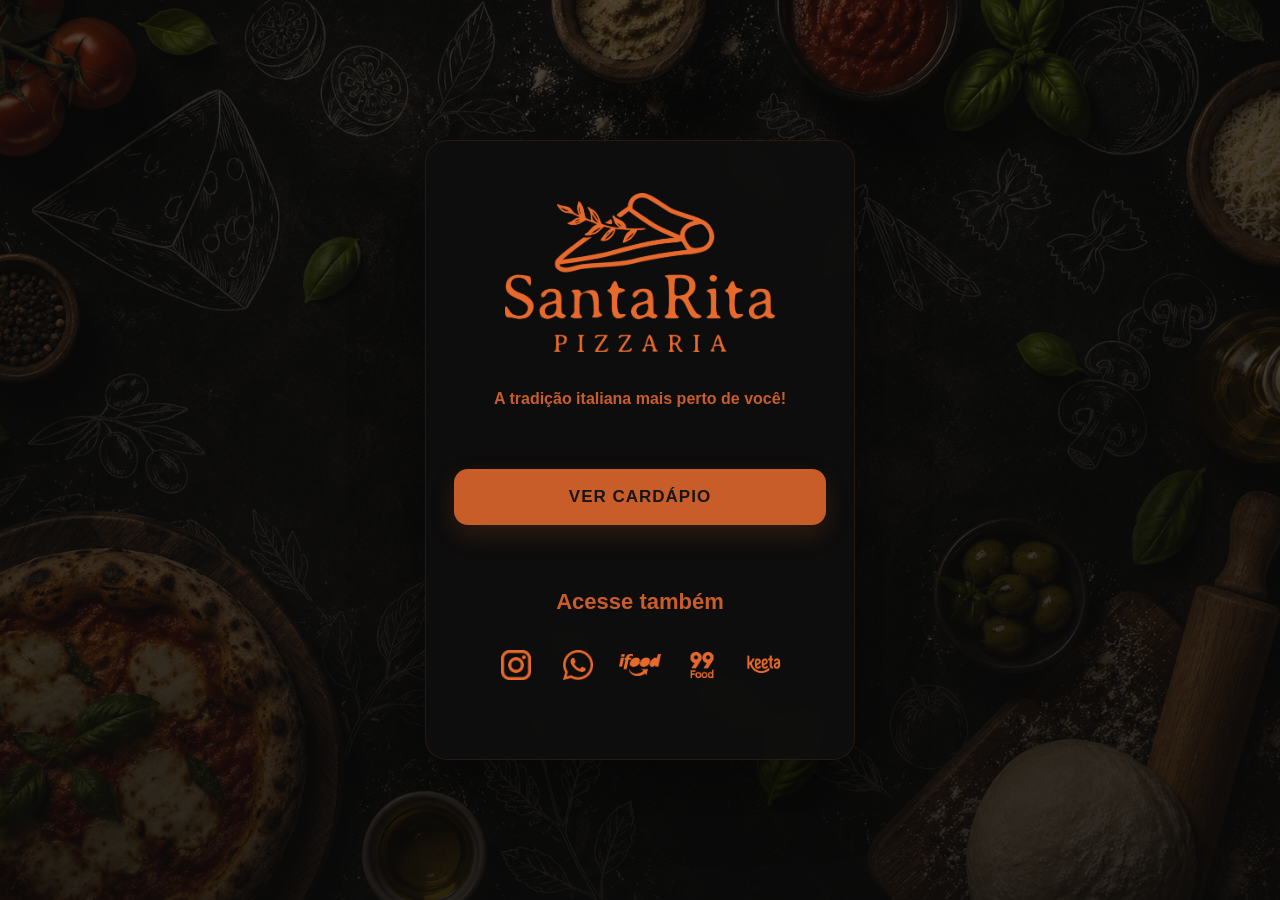
<file: index.html>
<!DOCTYPE html>
<html lang="pt-BR">
<head>
    <meta charset="UTF-8">
    <meta name="viewport" content="width=device-width, initial-scale=1.0">
    <title>Santa Rita Pizzaria</title>
    <link rel="stylesheet" href="css/style.css">
    <link rel="icon" type="image/png" href="img/favicon.png">
</head>
<body>
    <main class="hub">
        <section class="hub-card">
            <img src="img/logo-branca.png" alt="Logo da Pizzaria Santa Rita" class="logo">

            <p class="subtitle">A tradição italiana mais perto de você!</p>

            <a href="cardapio.html" class="main-button">Ver cardápio</a>

            <section class="links-section">
                <h1>Acesse também</h1>

                <div class="links-grid">
                    <a href="https://www.instagram.com/santarita_pizzariaoficial/" class="link-item" aria-label="Instagram da Pizzaria Santa Rita">
                        <span class="icon-box">
                            <img src="img/instagram-icon.png" alt="">
                        </span>
                    </a>

                    <a href="https://api.whatsapp.com/send?phone=5511914977330" class="link-item" aria-label="WhatsApp da Pizzaria Santa Rita">
                        <span class="icon-box">
                            <img src="img/whatsapp-icon.png" alt="">
                        </span>
                    </a>

                    <a href="#" class="link-item" aria-label="iFood da Pizzaria Santa Rita">
                        <span class="icon-box">
                            <img src="img/ifood-icon.png" alt="" class="delivery-icon">
                        </span>
                    </a>

                    <a href="#" class="link-item" aria-label="99Food da Pizzaria Santa Rita">
                        <span class="icon-box">
                            <img src="img/99-icon.png" alt="" class="delivery-icon">
                        </span>
                    </a>

                    <a href="#" class="link-item" aria-label="Keeta da Pizzaria Santa Rita">
                        <span class="icon-box">
                            <img src="img/keeta-icon.png" alt="" class="delivery-icon">
                        </span>
                    </a>
                </div>
            </section>
        </section>
    </main>
</body>
</html>
</file>
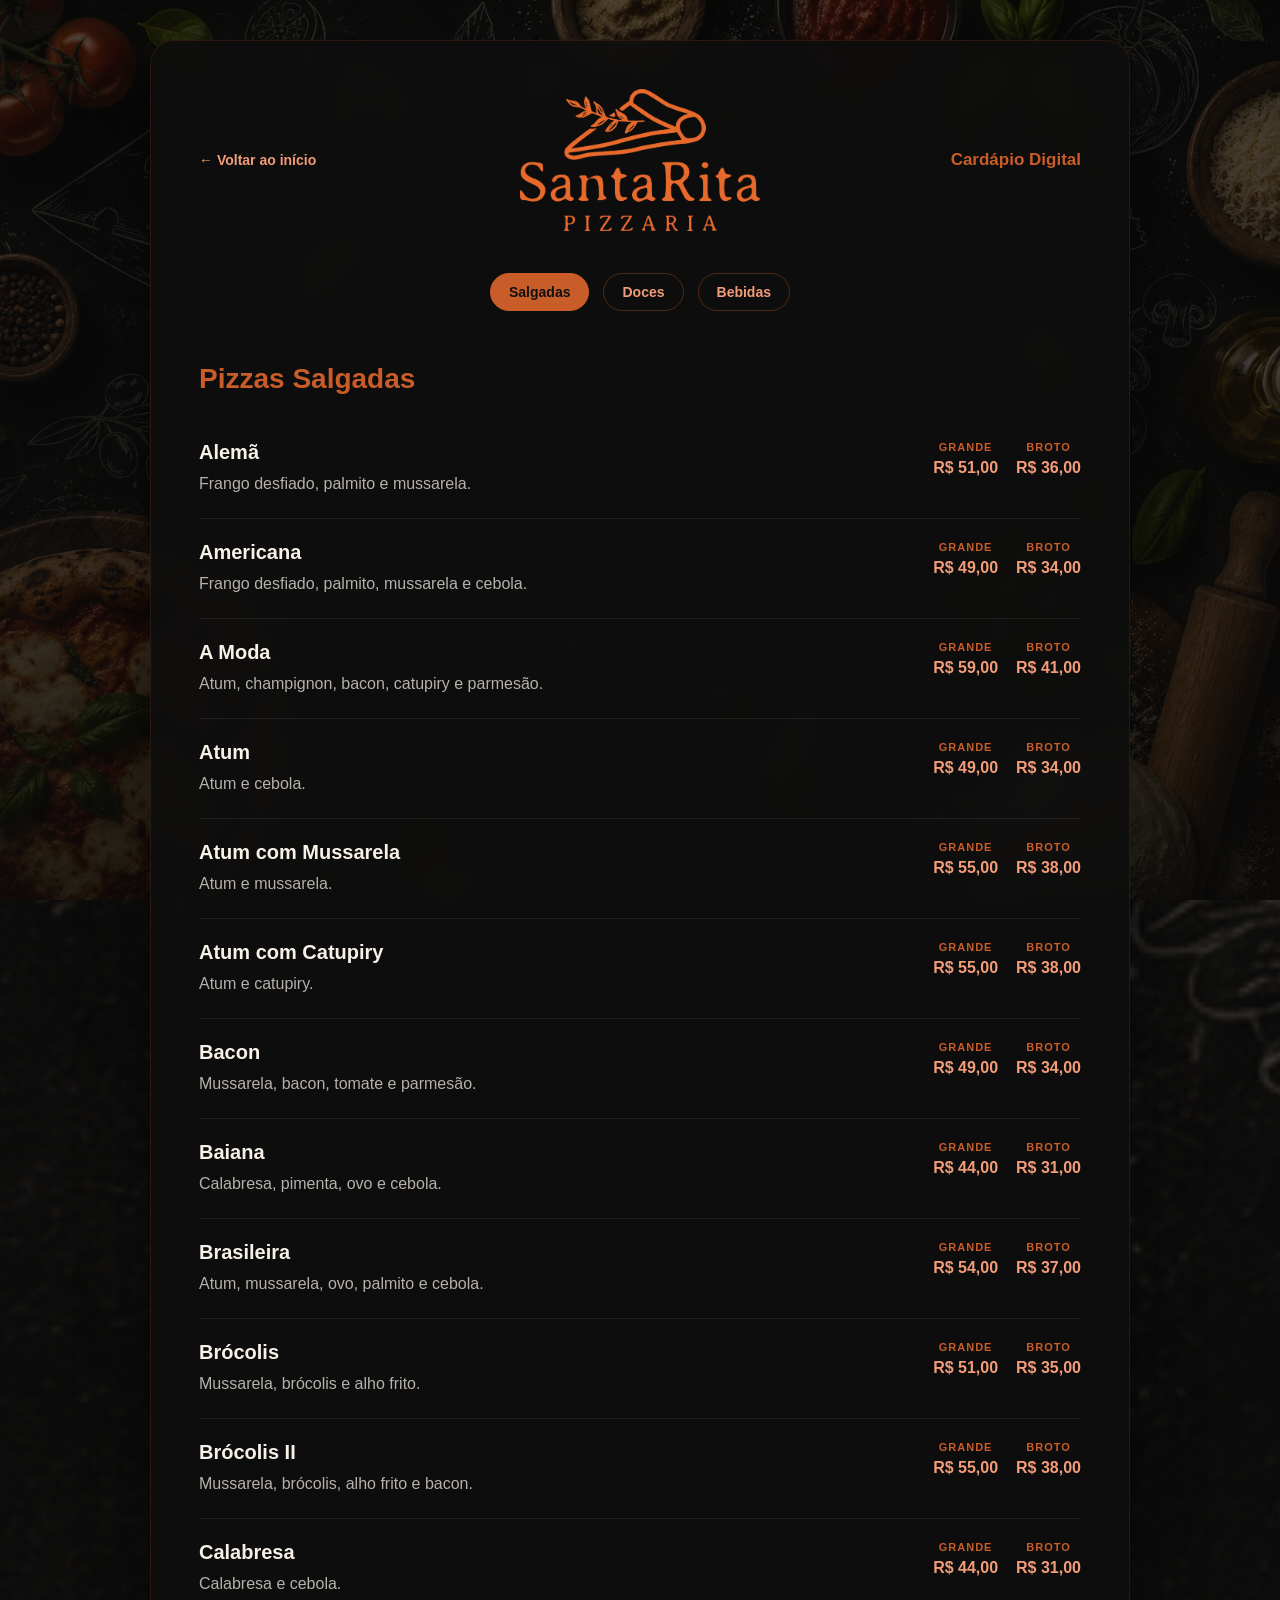
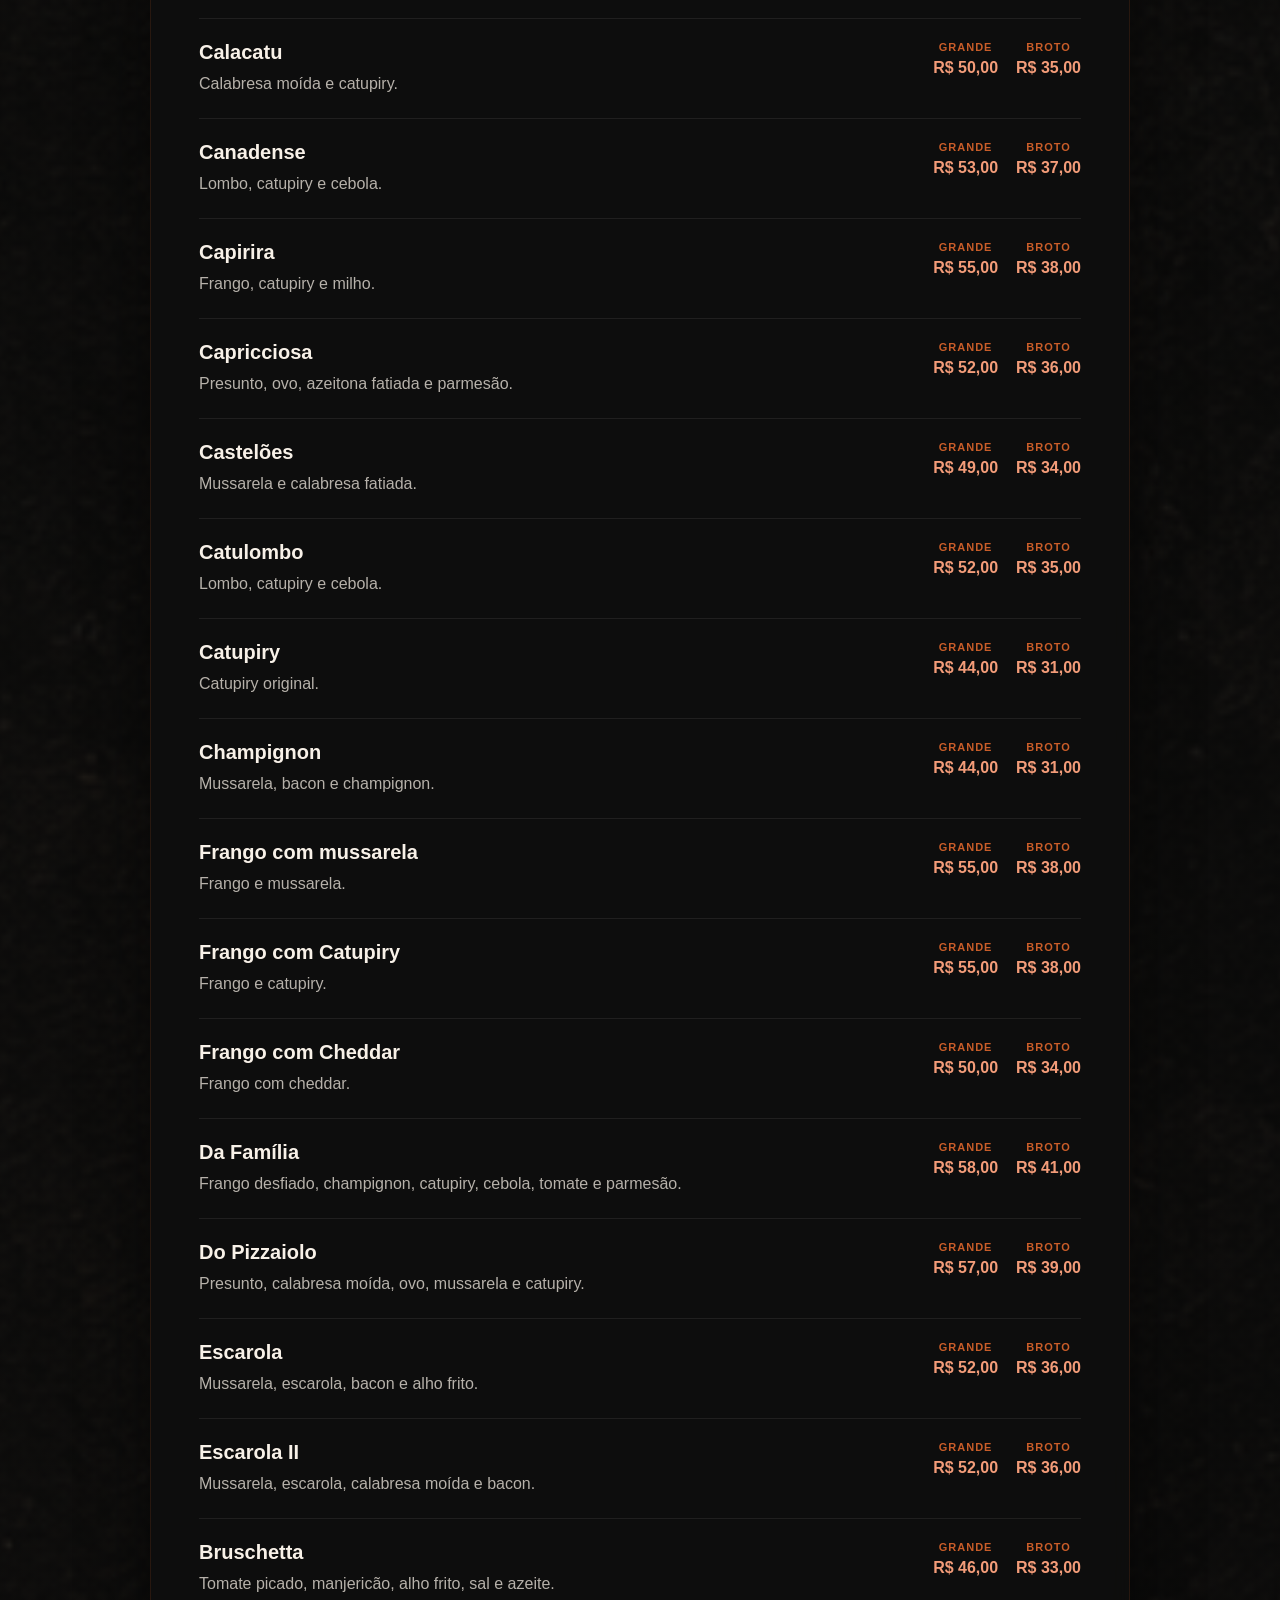
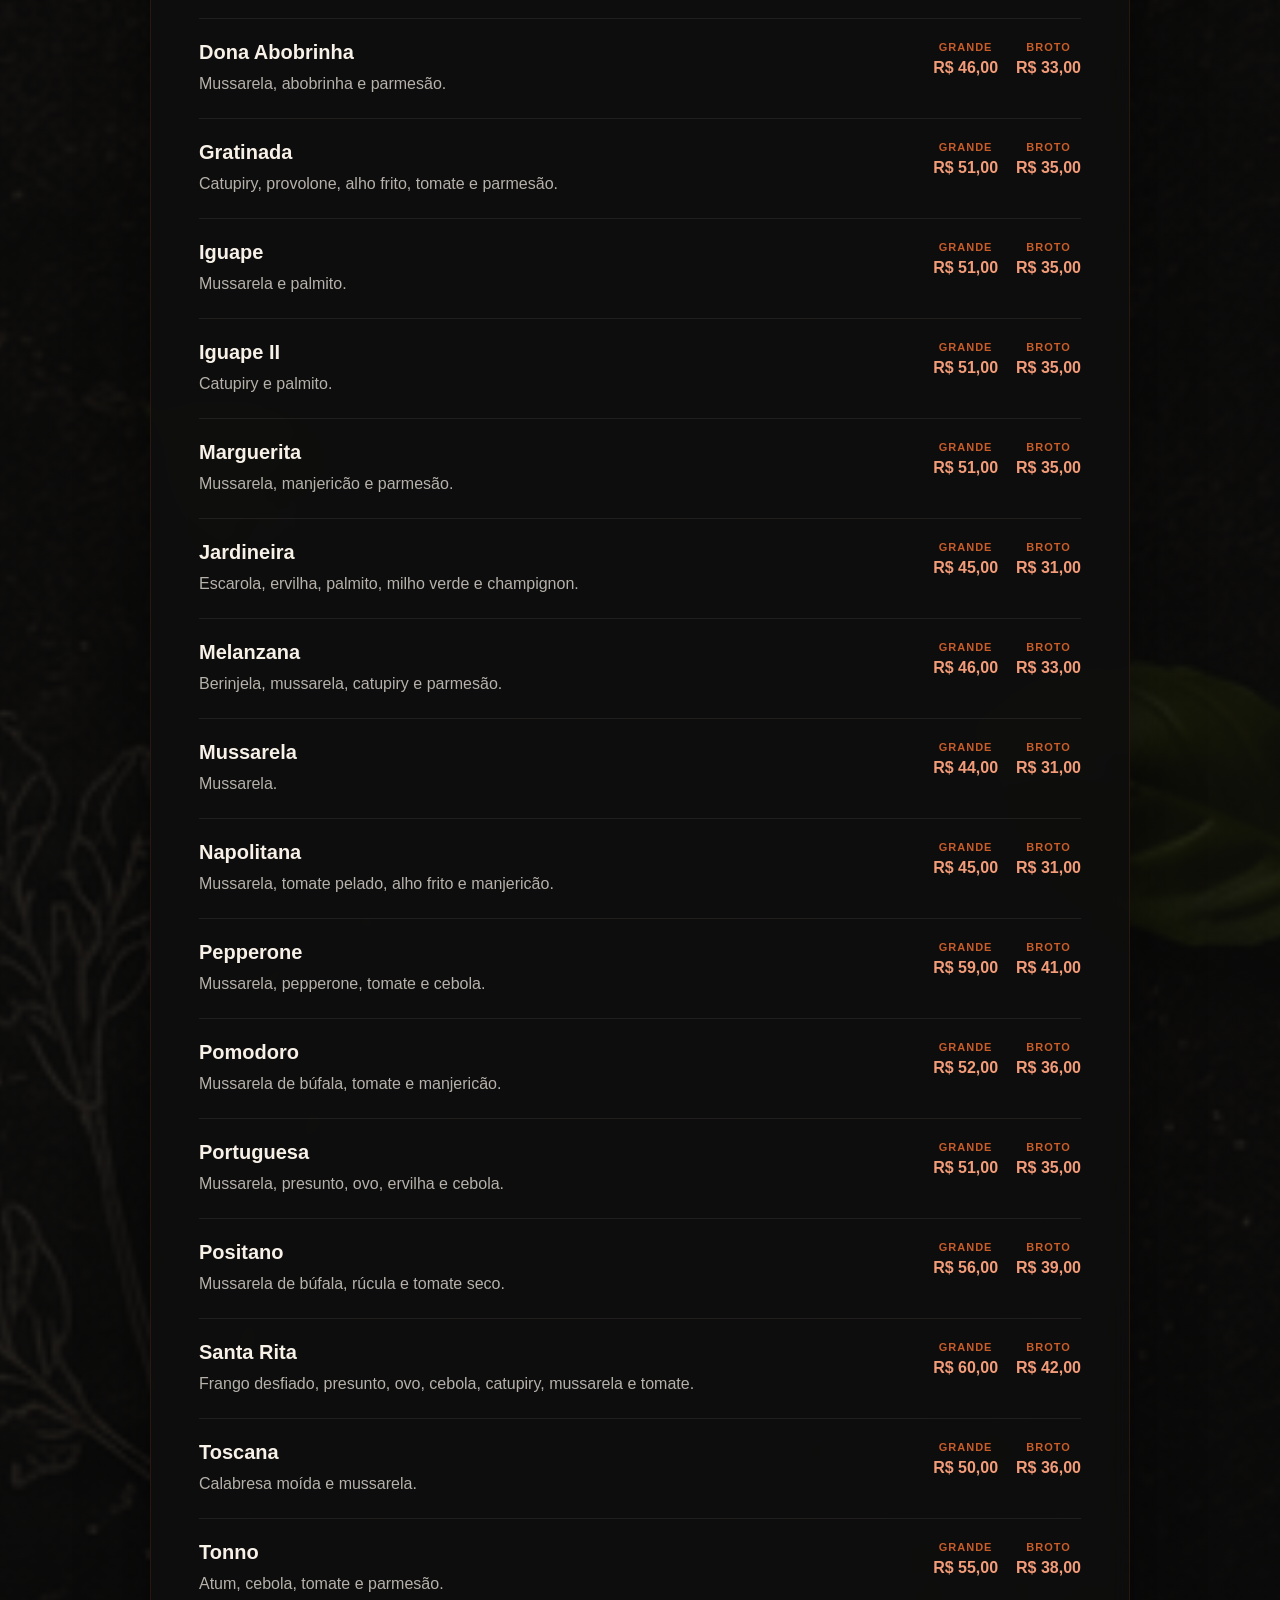
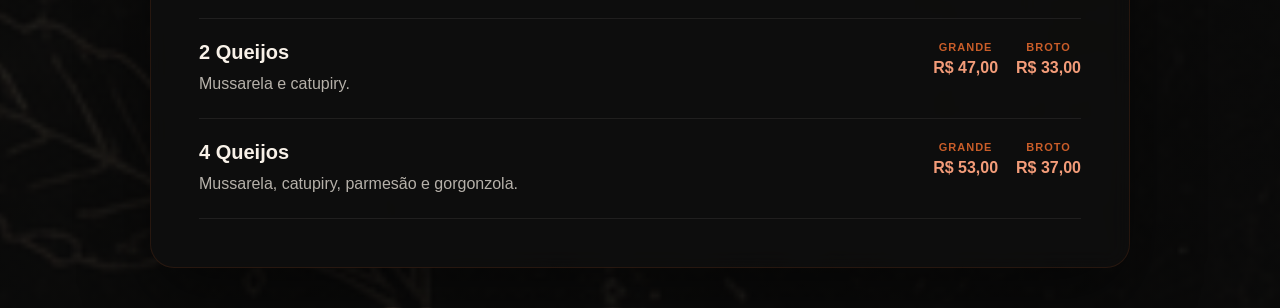
<file: cardapio.html>
<!DOCTYPE html>
<html lang="pt-BR">
<head>
    <meta charset="UTF-8">
    <meta name="viewport" content="width=device-width, initial-scale=1.0">
    <title>Cardápio | Santa Rita Pizzaria</title>
    <link rel="stylesheet" href="css/style.css">
    <link rel="icon" type="image/png" href="img/favicon.png">
</head>
<body>

    <main class="menu-page">
        <section class="menu-card">

            <header class="menu-header">
                <a href="index.html" class="back-link">← Voltar ao início</a>
                <img src="img/logo-branca.png" alt="Logo Pizzaria Santa Rita" class="menu-logo">
                <h1>Cardápio Digital</h1>
            </header>

            <nav class="menu-categories" aria-label="Categorias do cardápio">
                <button class="category-btn active" data-category="salgadas">Salgadas</button>
                <button class="category-btn" data-category="doces">Doces</button>
                <button class="category-btn" data-category="bebidas">Bebidas</button>
            </nav>

            <section id="salgadas" class="menu-section active-section">
                <h2>Pizzas Salgadas</h2>
                <div class="menu-list" data-list="salgadas"></div>
            </section>

            <section id="doces" class="menu-section">
                <h2>Pizzas Doces</h2>
                <div class="menu-list" data-list="doces"></div>
            </section>

            <section id="bebidas" class="menu-section">
                <h2>Bebidas</h2>
                <div class="menu-list" data-list="bebidas"></div>
            </section>

        </section>
    </main>

    <script src="js/cardapio.js"></script>
</body>
</html>
</file>
<file: css/style.css>
:root {
    --orange: #C95D29;
    --salmon: #F39C79;
    --dark: #292929;
    --light: #F8F1E8;
}

* {
    margin: 0;
    padding: 0;
    box-sizing: border-box;
}

body {
    min-height: 100vh;
    font-family: Arial, Helvetica, sans-serif;
    color: var(--light);
    background:
        linear-gradient(rgba(10, 10, 10, 0.68), rgba(10, 10, 10, 0.82)),
        url("../img/bg.png");
    background-size: cover;
    background-position: center;
    background-repeat: no-repeat;
}

.hub {
    min-height: 100vh;
    display: flex;
    align-items: center;
    justify-content: center;
    padding: 24px;
}

.hub-card {
    width: 100%;
    max-width: 430px;
    min-height: 620px;
    padding: 52px 28px 42px;
    text-align: center;
    background: rgba(14, 14, 14, 0.88);
    border: 1px solid rgba(201, 93, 41, 0.14);
    border-radius: 22px;
    backdrop-filter: blur(10px);
    box-shadow: 0 28px 70px rgba(0, 0, 0, 0.45);
}

.logo {
    width: 270px;
    max-width: 100%;
    margin-bottom: 32px;
    filter:
        brightness(0)
        saturate(100%)
        invert(48%)
        sepia(54%)
        saturate(1522%)
        hue-rotate(343deg)
        brightness(94%)
        contrast(92%);
}

.subtitle {
    margin-bottom: 58px;
    color: var(--orange);
    font-size: 16px;
    font-weight: 600;
    line-height: 1.4;
}

.main-button {
    display: block;
    width: 100%;
    padding: 18px 20px;
    margin-bottom: 64px;
    border-radius: 14px;
    background: var(--orange);
    color: #161616;
    font-size: 17px;
    font-weight: 800;
    letter-spacing: 1px;
    text-decoration: none;
    text-transform: uppercase;
    box-shadow: 0 10px 24px rgba(201, 93, 41, 0.18);
    transition: 0.2s ease;
}

.main-button:hover {
    background: var(--orange);
    color: #101010;
    transform: translateY(-3px);
    box-shadow:
        0 14px 30px rgba(201, 93, 41, 0.28),
        0 0 30px rgba(201, 93, 41, 0.14);
}

.links-section h1 {
    margin-bottom: 28px;
    color: var(--orange);
    font-size: 22px;
}

.links-grid {
    display: flex;
    justify-content: center;
    align-items: center;
    gap: 18px;
    flex-wrap: nowrap;
}

.link-item {
    display: flex;
    align-items: center;
    justify-content: center;
    text-decoration: none;
    transition: 0.2s ease;
}

.icon-box {
    width: 44px;
    height: 44px;
    display: flex;
    align-items: center;
    justify-content: center;
}

.icon-box img {
    max-width: 30px;
    max-height: 30px;
    width: auto;
    height: auto;
    object-fit: contain;
    transition: 0.2s ease;
    filter:
        brightness(0)
        saturate(100%)
        invert(48%)
        sepia(54%)
        saturate(1522%)
        hue-rotate(343deg)
        brightness(94%)
        contrast(92%);
}

.delivery-icon {
    max-width: 42px !important;
    max-height: 42px !important;
}

.link-item:hover {
    transform: translateY(-4px);
}

.link-item:hover img {
    transform: scale(1.08);
    filter:
        brightness(0)
        saturate(100%)
        invert(74%)
        sepia(37%)
        saturate(831%)
        hue-rotate(324deg)
        brightness(101%)
        contrast(91%);
}

@media (max-width: 480px) {
    .hub {
        padding: 18px;
    }

    .hub-card {
        max-width: 100%;
        min-height: 680px;
        padding: 58px 28px 44px;
    }

    .logo {
        width: 280px;
        margin-bottom: 34px;
    }

    .subtitle {
        margin-bottom: 58px;
        font-size: 14px;
    }

    .main-button {
        margin-bottom: 66px;
    }

    .links-grid {
        gap: 12px;
    }

    .icon-box {
        width: 42px;
        height: 42px;
    }

    .icon-box img {
        max-width: 28px;
        max-height: 28px;
    }

    .delivery-icon {
        max-width: 40px !important;
        max-height: 40px !important;
    }
}











/* ========================= */
/* CARDÁPIO */
/* ========================= */

.menu-page {
    min-height: 100vh;
    padding: 40px 24px;
    background:
        linear-gradient(rgba(10, 10, 10, 0.68), rgba(10, 10, 10, 0.82)),
        url("../img/bg.png");
    background-size: cover;
    background-position: center;
    background-attachment: fixed;
}

.menu-card {
    width: 100%;
    max-width: 980px;
    margin: 0 auto;
    padding: 48px;
    background: rgba(14, 14, 14, 0.9);
    border: 1px solid rgba(201, 93, 41, 0.14);
    border-radius: 24px;
    backdrop-filter: blur(10px);
    box-shadow: 0 28px 70px rgba(0, 0, 0, 0.45);
}

.menu-header {
    display: grid;
    grid-template-columns: 1fr auto 1fr;
    align-items: center;
    gap: 24px;
    margin-bottom: 42px;
}

.back-link {
    justify-self: start;
    color: var(--salmon);
    font-size: 14px;
    font-weight: 600;
    text-decoration: none;
    transition: 0.2s ease;
}

.back-link:hover {
    color: var(--orange);
}

.menu-logo {
    width: 240px;
    max-width: 100%;
    filter:
        brightness(0)
        saturate(100%)
        invert(48%)
        sepia(54%)
        saturate(1522%)
        hue-rotate(343deg)
        brightness(94%)
        contrast(92%);
}

.menu-header h1 {
    justify-self: end;
    color: var(--orange);
    font-size: 17px;
    font-weight: 800;
}

.menu-categories {
    display: flex;
    justify-content: center;
    flex-wrap: wrap;
    gap: 14px;
    margin-bottom: 52px;
}

.category-btn {
    padding: 10px 18px;
    border-radius: 999px;
    border: 1px solid rgba(201, 93, 41, 0.35);
    background: transparent;
    color: var(--salmon);
    font-family: inherit;
    font-size: 14px;
    font-weight: 600;
    cursor: pointer;
    transition: 0.2s ease;
}

.category-btn:hover {
    background: rgba(201, 93, 41, 0.12);
    border-color: var(--orange);
}

.category-btn.active {
    background: var(--orange);
    color: #111;
    border-color: var(--orange);
}

.menu-section {
    display: none;
}

.menu-section.active-section {
    display: block;
}

.menu-section h2 {
    margin-bottom: 24px;
    color: var(--orange);
    font-size: 28px;
}

.menu-item {
    display: grid;
    grid-template-columns: 1fr auto;
    gap: 32px;
    align-items: start;
    padding: 22px 0;
    border-bottom: 1px solid rgba(248, 241, 232, 0.08);
}

.menu-info h3 {
    margin-bottom: 8px;
    color: var(--light);
    font-size: 20px;
}

.menu-info p {
    max-width: 620px;
    color: rgba(248, 241, 232, 0.72);
    line-height: 1.5;
}

.price-column {
    min-width: 180px;
    display: flex;
    flex-direction: row;
    justify-content: flex-end;
    align-items: flex-start;
    gap: 18px;
}

.price-box {
    display: flex;
    flex-direction: column;
    align-items: center;
    gap: 7px;
}

.price-box small {
    color: var(--orange);
    font-size: 11px;
    font-weight: 800;
    text-transform: uppercase;
    letter-spacing: 1px;
}

.price-box strong {
    color: var(--salmon);
    font-size: 16px;
    font-weight: 900;
    line-height: 1;
    white-space: nowrap;
}

.drink-subtitle{
    margin-top: 36px;
    margin-bottom: 12px;

    color: var(--salmon);

    font-size: 18px;
    font-weight: 700;
}

/* RESPONSIVO CARDÁPIO */

@media (max-width: 768px) {
    .menu-page {
        padding: 20px 14px;
    }

    .menu-card {
        padding: 34px 22px;
    }

    .menu-header {
        display: flex;
        flex-direction: column;
        gap: 14px;
        text-align: center;
        margin-bottom: 36px;
    }

    .menu-logo {
        width: 220px;
        order: -1;
    }

    .menu-header h1 {
        font-size: 18px;
    }

    .menu-categories {
        gap: 10px;
        margin-bottom: 42px;
    }

    .category-btn {
        padding: 9px 14px;
        font-size: 13px;
    }

    .menu-section h2 {
        font-size: 24px;
    }

    .menu-item {
        grid-template-columns: 1fr;
        gap: 12px;
    }

    .price-column {
        min-width: 100%;
        justify-content: flex-start;
        gap: 22px;
    }

    .price-box {
        align-items: flex-start;
    }

    .back-link {
        position: fixed;
        top: 18px;
        left: 18px;

        width: 38px;
        height: 38px;

        font-size: 0;
        z-index: 10;
    }

    .back-link::before {
    content: "⟵";

    font-size: 26px;
    font-weight: 900;

    line-height: 1;
}
}
</file>
